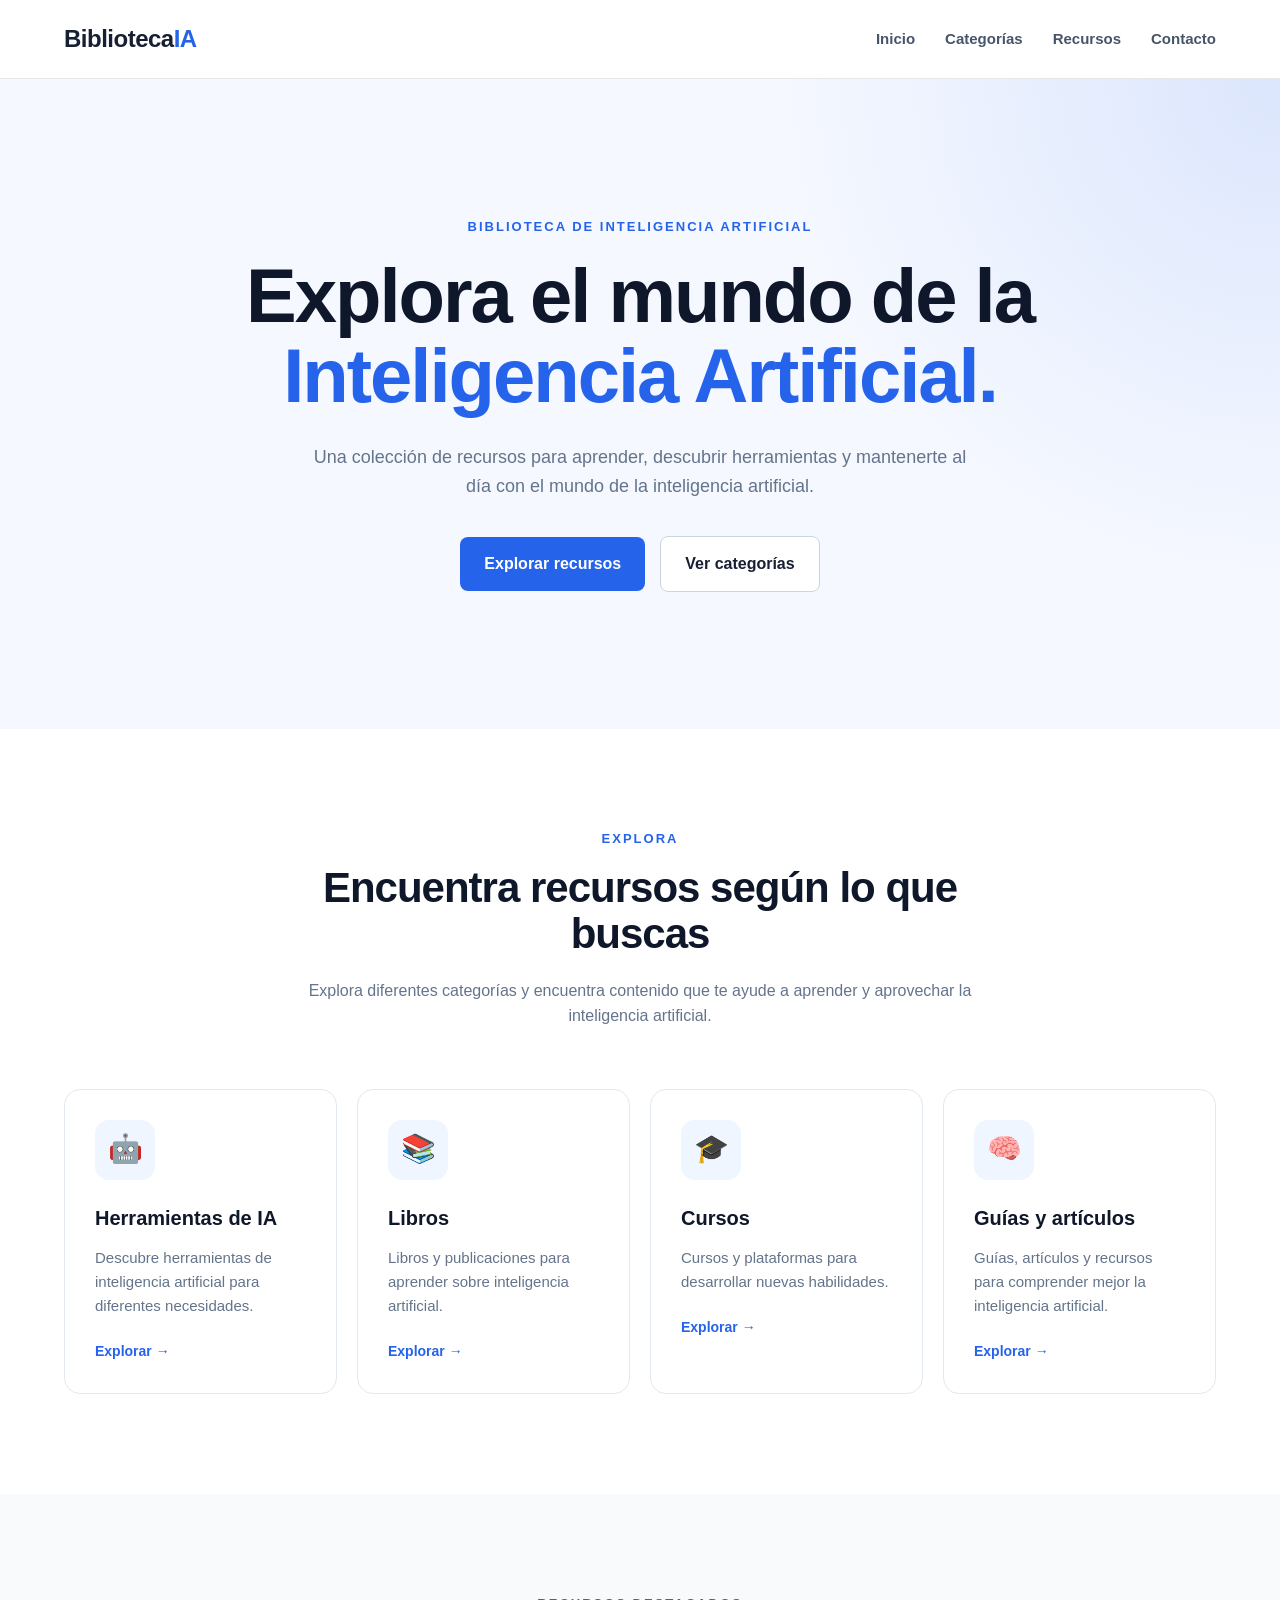
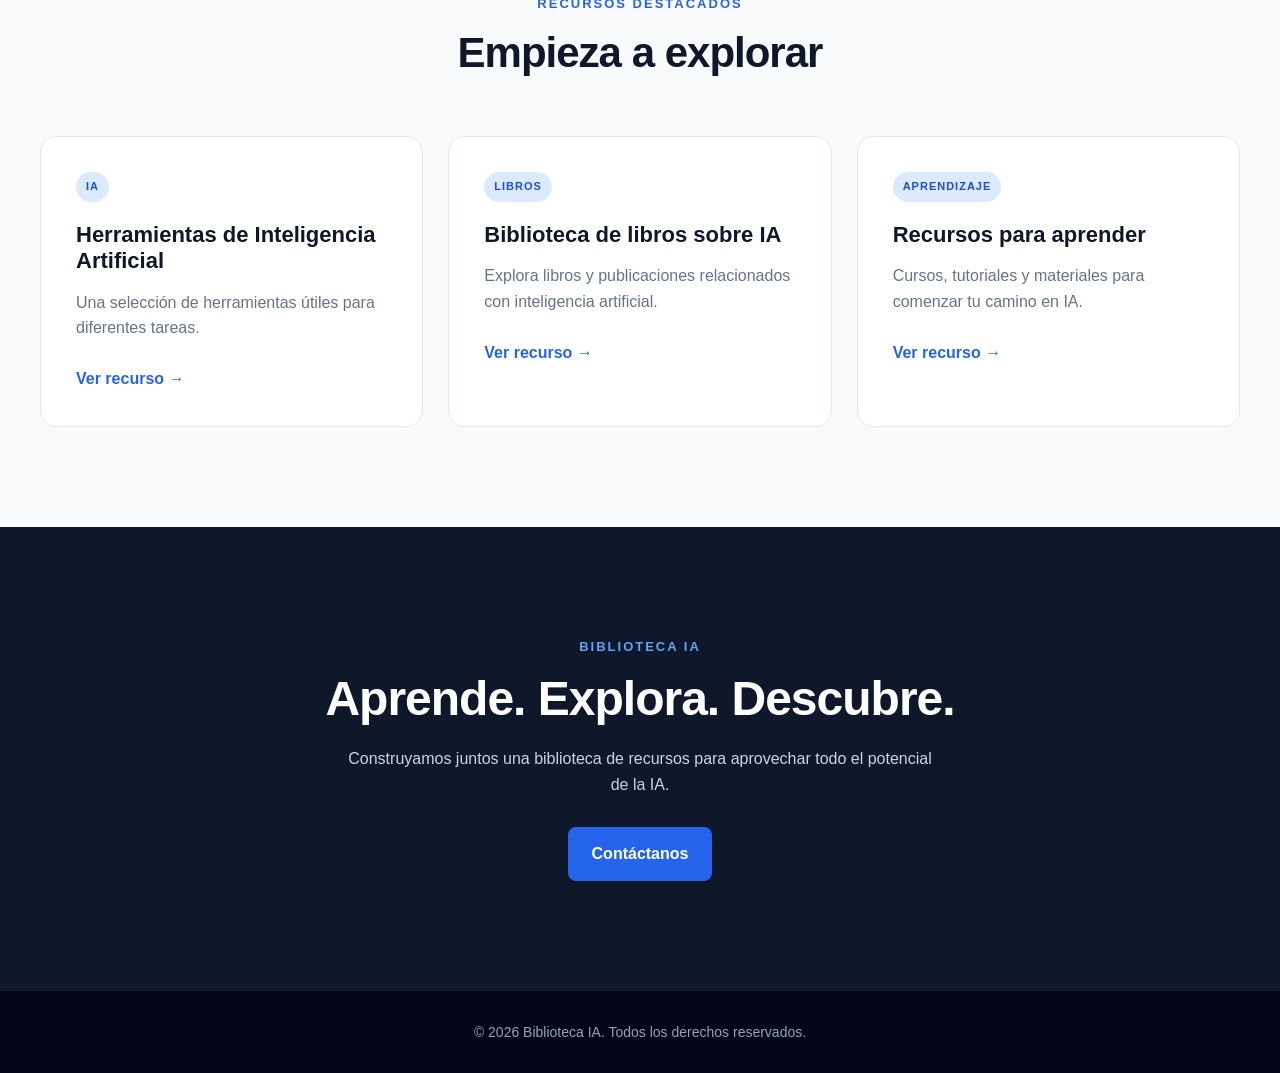
<file: index.html>
<!DOCTYPE html>
<html lang="es">

<head>
    <meta charset="UTF-8">

    <meta name="viewport" content="width=device-width, initial-scale=1.0">

    <meta
        name="description"
        content="Biblioteca de recursos de Inteligencia Artificial para aprender, explorar y descubrir herramientas."
    >

    <title>Biblioteca IA | Recursos de Inteligencia Artificial</title>

    <link rel="stylesheet" href="css/styles.css">
</head>

<body>

    <!-- HEADER -->
    <header class="header">

        <nav class="navbar">

            <a href="#" class="logo">
                Biblioteca<span>IA</span>
            </a>

            <div class="nav-links">
                <a href="#inicio">Inicio</a>
                <a href="#categorias">Categorías</a>
                <a href="#recursos">Recursos</a>
                <a href="#contacto">Contacto</a>
            </div>

        </nav>

    </header>


    <!-- CONTENIDO PRINCIPAL -->
    <main>

        <!-- HERO -->
        <section id="inicio" class="hero">

            <div class="hero-content">

                <p class="hero-subtitle">
                    BIBLIOTECA DE INTELIGENCIA ARTIFICIAL
                </p>

                <h1>
                    Explora el mundo de la
                    <span>Inteligencia Artificial.</span>
                </h1>

                <p class="hero-description">
                    Una colección de recursos para aprender,
                    descubrir herramientas y mantenerte al día
                    con el mundo de la inteligencia artificial.
                </p>

                <div class="hero-buttons">

                    <a href="#recursos" class="btn btn-primary">
                        Explorar recursos
                    </a>

                    <a href="#categorias" class="btn btn-secondary">
                        Ver categorías
                    </a>

                </div>

            </div>

        </section>


        <!-- CATEGORÍAS -->
        <section id="categorias" class="categories">

            <div class="section-header">

                <p class="section-subtitle">
                    EXPLORA
                </p>

                <h2>
                    Encuentra recursos según lo que buscas
                </h2>

                <p>
                    Explora diferentes categorías y encuentra
                    contenido que te ayude a aprender y aprovechar
                    la inteligencia artificial.
                </p>

            </div>


            <div class="categories-grid">

                <article class="category-card">

                    <div class="category-icon">
                        🤖
                    </div>

                    <h3>
                        Herramientas de IA
                    </h3>

                    <p>
                        Descubre herramientas de inteligencia
                        artificial para diferentes necesidades.
                    </p>

                    <a href="herramientas.html">
                        Explorar →
                    </a>

                </article>


                <article class="category-card">

                    <div class="category-icon">
                        📚
                    </div>

                    <h3>
                        Libros
                    </h3>

                    <p>
                        Libros y publicaciones para aprender
                        sobre inteligencia artificial.
                    </p>

                    <a href="libros.html">
                        Explorar →
                    </a>

                </article>


                <article class="category-card">

                    <div class="category-icon">
                        🎓
                    </div>

                    <h3>
                        Cursos
                    </h3>

                    <p>
                        Cursos y plataformas para desarrollar
                        nuevas habilidades.
                    </p>

                    <a href="cursos.html">
                        Explorar →
                    </a>

                </article>


                <article class="category-card">

                    <div class="category-icon">
                        🧠
                    </div>

                    <h3>
                        Guías y artículos
                    </h3>

                    <p>
                        Guías, artículos y recursos para comprender
                        mejor la inteligencia artificial.
                    </p>

                    <a href="guias.html">
                        Explorar →
                    </a>

                </article>

            </div>

        </section>


        <!-- RECURSOS -->
        <section id="recursos" class="resources">

            <div class="section-header">

                <p class="section-subtitle">
                    RECURSOS DESTACADOS
                </p>

                <h2>
                    Empieza a explorar
                </h2>

            </div>


            <div class="resources-grid">

                <article class="resource-card">

                    <span class="resource-tag">
                        IA
                    </span>

                    <h3>
                        Herramientas de Inteligencia Artificial
                    </h3>

                    <p>
                        Una selección de herramientas útiles
                        para diferentes tareas.
                    </p>

                    <a href="herramientas.html">
                        Ver recurso →
                    </a>

                </article>


                <article class="resource-card">

                    <span class="resource-tag">
                        LIBROS
                    </span>

                    <h3>
                        Biblioteca de libros sobre IA
                    </h3>

                    <p>
                        Explora libros y publicaciones relacionados
                        con inteligencia artificial.
                    </p>

                    <a href="libros.html">
                        Ver recurso →
                    </a>

                </article>


                <article class="resource-card">

                    <span class="resource-tag">
                        APRENDIZAJE
                    </span>

                    <h3>
                        Recursos para aprender
                    </h3>

                    <p>
                        Cursos, tutoriales y materiales para
                        comenzar tu camino en IA.
                    </p>

                    <a href="cursos.html">
                        Ver recurso →
                    </a>

                </article>

            </div>

        </section>


        <!-- CTA -->
        <section id="contacto" class="cta">

            <div>

                <p class="section-subtitle">
                    BIBLIOTECA IA
                </p>

                <h2>
                    Aprende. Explora. Descubre.
                </h2>

                <p>
                    Construyamos juntos una biblioteca de recursos
                    para aprovechar todo el potencial de la IA.
                </p>

                <a href="mailto:contacto@biblioteca-ia.com"
                   class="btn btn-primary">
                    Contáctanos
                </a>

            </div>

        </section>

    </main>


    <!-- FOOTER -->
    <footer class="footer">

        <p>
            © 2026 Biblioteca IA. Todos los derechos reservados.
        </p>

    </footer>

</body>

</html>
</file>
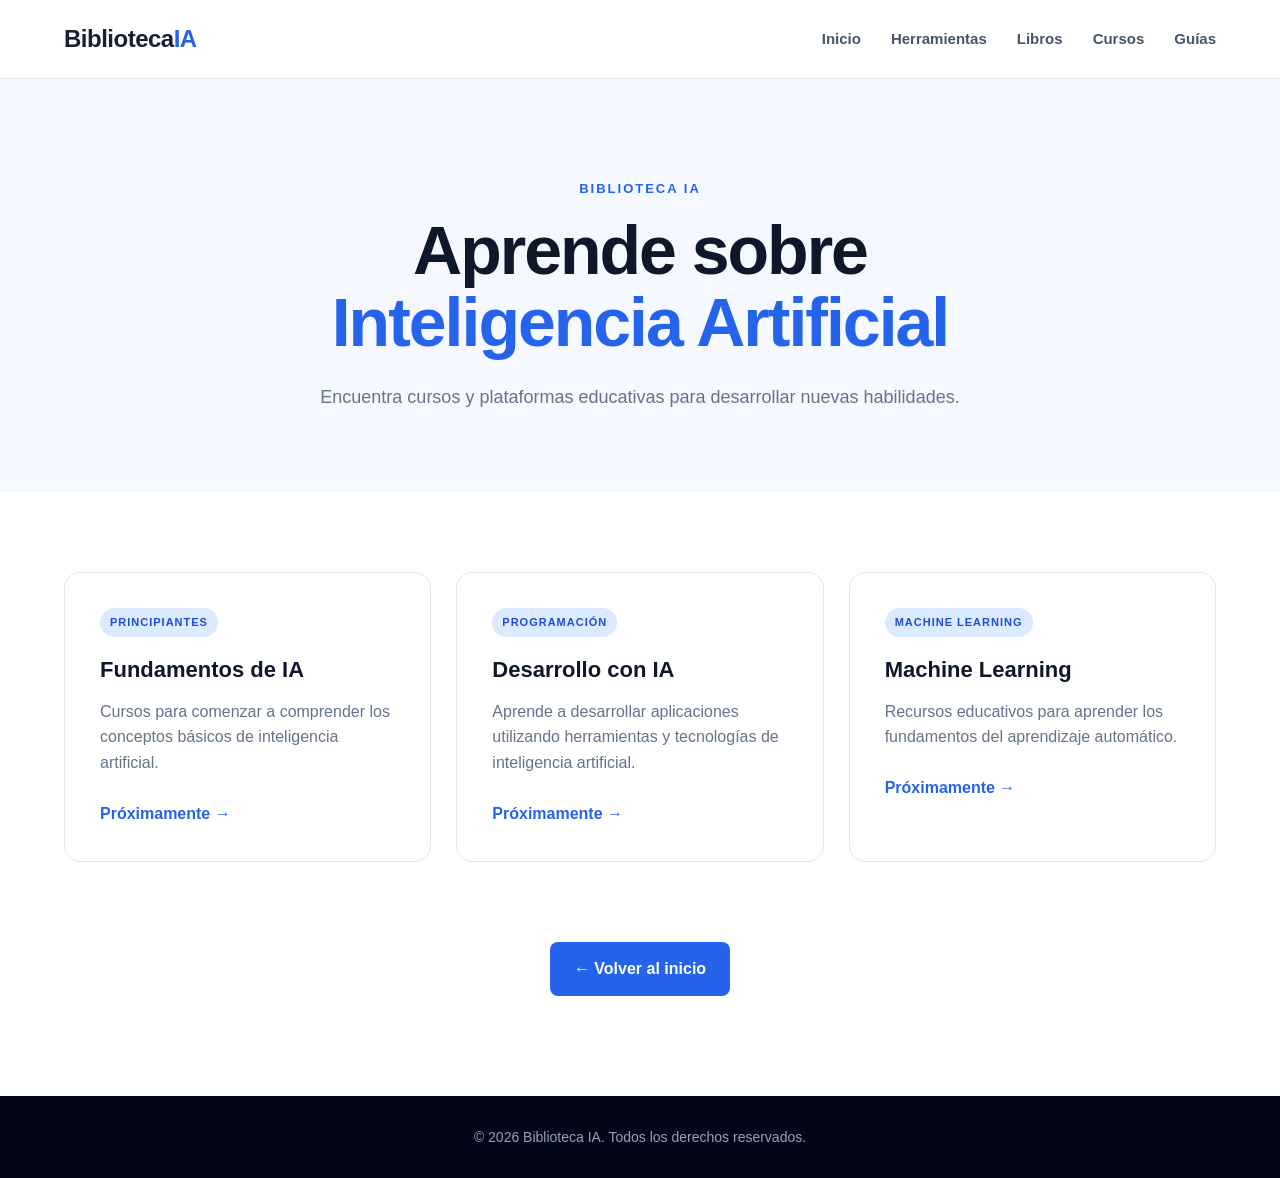
<file: cursos.html>
<!DOCTYPE html>
<html lang="es">

<head>

    <meta charset="UTF-8">

    <meta name="viewport" content="width=device-width, initial-scale=1.0">

    <title>Cursos | Biblioteca IA</title>

    <link rel="stylesheet" href="css/styles.css">

</head>

<body>

    <header class="header">

        <nav class="navbar">

            <a href="index.html" class="logo">
                Biblioteca<span>IA</span>
            </a>

            <div class="nav-links">
                <a href="index.html">Inicio</a>
                <a href="herramientas.html">Herramientas</a>
                <a href="libros.html">Libros</a>
                <a href="cursos.html">Cursos</a>
                <a href="guias.html">Guías</a>
            </div>

        </nav>

    </header>


    <main>

        <section class="category-hero">

            <p class="section-subtitle">
                BIBLIOTECA IA
            </p>

            <h1>
                Aprende sobre
                <span>Inteligencia Artificial</span>
            </h1>

            <p>
                Encuentra cursos y plataformas educativas
                para desarrollar nuevas habilidades.
            </p>

        </section>


        <section class="category-content">

            <article class="resource-card">

                <span class="resource-tag">
                    PRINCIPIANTES
                </span>

                <h2>
                    Fundamentos de IA
                </h2>

                <p>
                    Cursos para comenzar a comprender los conceptos
                    básicos de inteligencia artificial.
                </p>

                <a href="#">
                    Próximamente →
                </a>

            </article>


            <article class="resource-card">

                <span class="resource-tag">
                    PROGRAMACIÓN
                </span>

                <h2>
                    Desarrollo con IA
                </h2>

                <p>
                    Aprende a desarrollar aplicaciones utilizando
                    herramientas y tecnologías de inteligencia artificial.
                </p>

                <a href="#">
                    Próximamente →
                </a>

            </article>


            <article class="resource-card">

                <span class="resource-tag">
                    MACHINE LEARNING
                </span>

                <h2>
                    Machine Learning
                </h2>

                <p>
                    Recursos educativos para aprender los fundamentos
                    del aprendizaje automático.
                </p>

                <a href="#">
                    Próximamente →
                </a>

            </article>

        </section>


        <section class="back-home">

            <a href="index.html" class="btn btn-primary">
                ← Volver al inicio
            </a>

        </section>

    </main>


    <footer class="footer">

        <p>
            © 2026 Biblioteca IA. Todos los derechos reservados.
        </p>

    </footer>

</body>

</html>
</file>
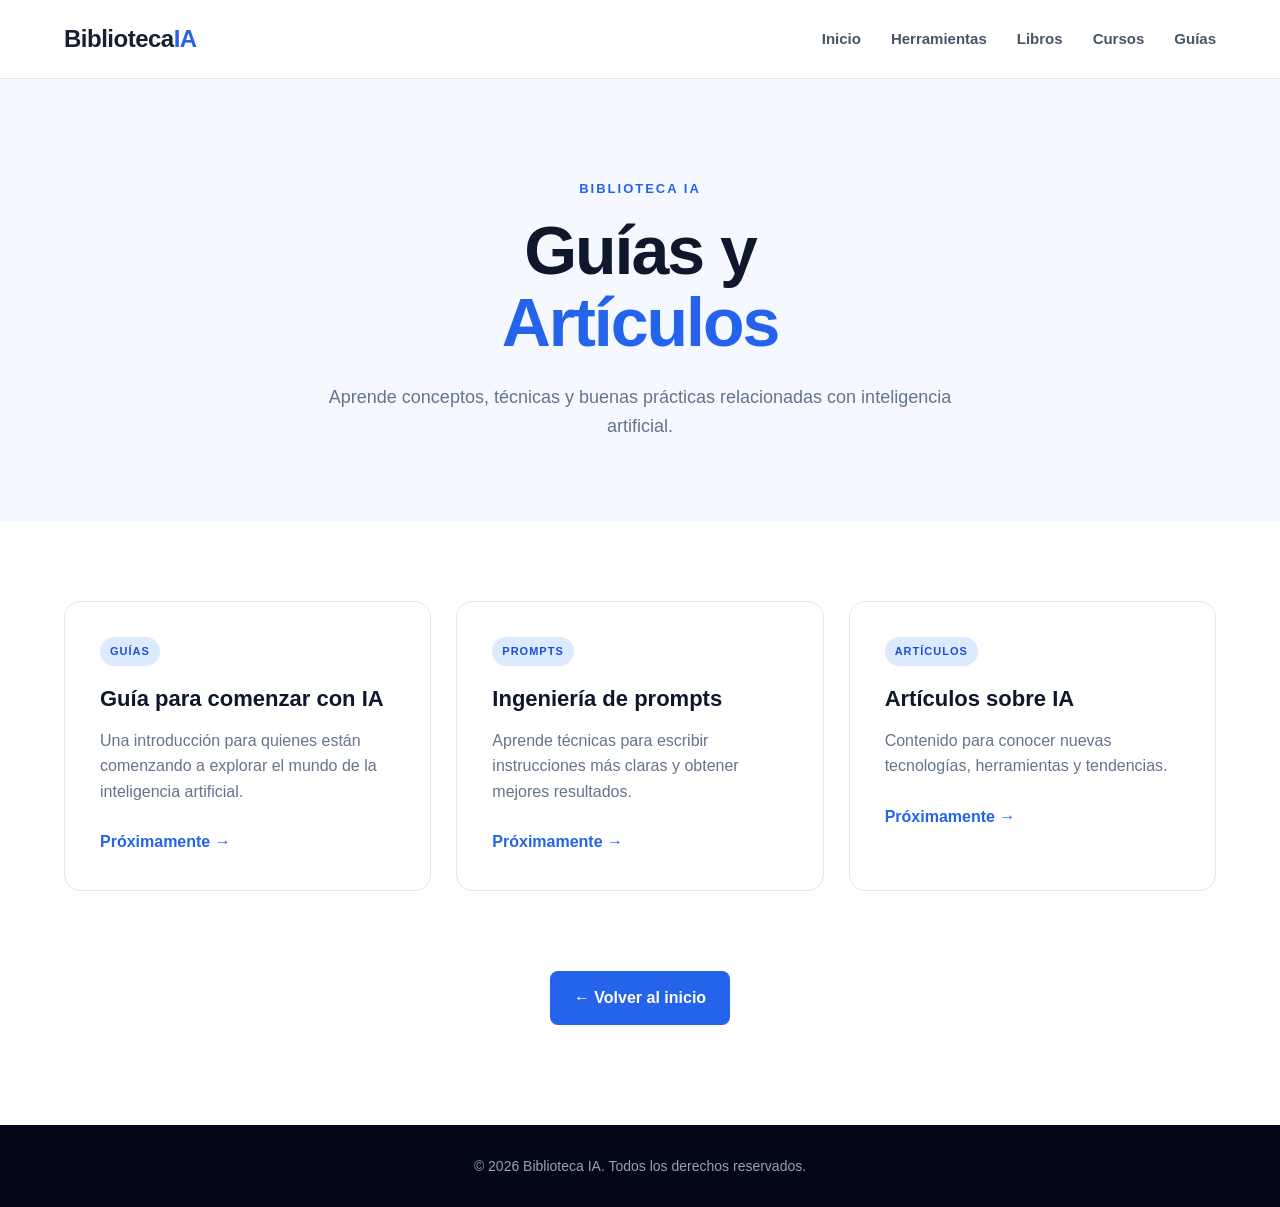
<file: guias.html>
<!DOCTYPE html>
<html lang="es">

<head>

    <meta charset="UTF-8">

    <meta name="viewport" content="width=device-width, initial-scale=1.0">

    <title>Guías | Biblioteca IA</title>

    <link rel="stylesheet" href="css/styles.css">

</head>

<body>

    <header class="header">

        <nav class="navbar">

            <a href="index.html" class="logo">
                Biblioteca<span>IA</span>
            </a>

            <div class="nav-links">
                <a href="index.html">Inicio</a>
                <a href="herramientas.html">Herramientas</a>
                <a href="libros.html">Libros</a>
                <a href="cursos.html">Cursos</a>
                <a href="guias.html">Guías</a>
            </div>

        </nav>

    </header>


    <main>

        <section class="category-hero">

            <p class="section-subtitle">
                BIBLIOTECA IA
            </p>

            <h1>
                Guías y
                <span>Artículos</span>
            </h1>

            <p>
                Aprende conceptos, técnicas y buenas prácticas
                relacionadas con inteligencia artificial.
            </p>

        </section>


        <section class="category-content">

            <article class="resource-card">

                <span class="resource-tag">
                    GUÍAS
                </span>

                <h2>
                    Guía para comenzar con IA
                </h2>

                <p>
                    Una introducción para quienes están comenzando
                    a explorar el mundo de la inteligencia artificial.
                </p>

                <a href="#">
                    Próximamente →
                </a>

            </article>


            <article class="resource-card">

                <span class="resource-tag">
                    PROMPTS
                </span>

                <h2>
                    Ingeniería de prompts
                </h2>

                <p>
                    Aprende técnicas para escribir instrucciones
                    más claras y obtener mejores resultados.
                </p>

                <a href="#">
                    Próximamente →
                </a>

            </article>


            <article class="resource-card">

                <span class="resource-tag">
                    ARTÍCULOS
                </span>

                <h2>
                    Artículos sobre IA
                </h2>

                <p>
                    Contenido para conocer nuevas tecnologías,
                    herramientas y tendencias.
                </p>

                <a href="#">
                    Próximamente →
                </a>

            </article>

        </section>


        <section class="back-home">

            <a href="index.html" class="btn btn-primary">
                ← Volver al inicio
            </a>

        </section>

    </main>


    <footer class="footer">

        <p>
            © 2026 Biblioteca IA. Todos los derechos reservados.
        </p>

    </footer>

</body>

</html>
</file>
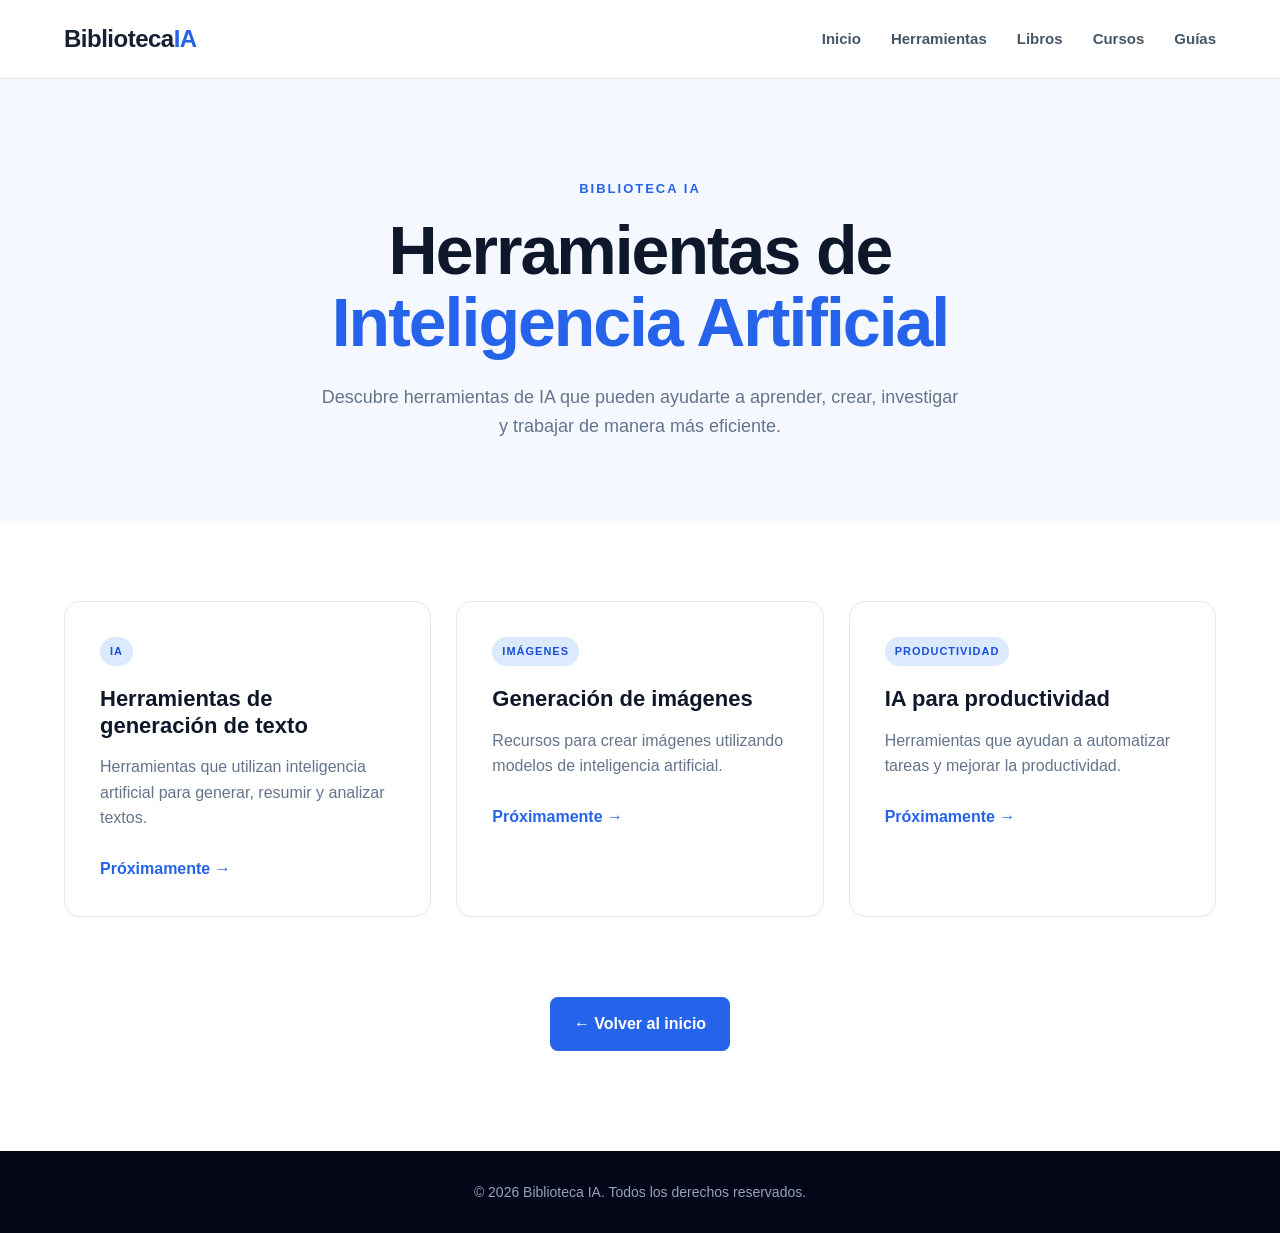
<file: herramientas.html>
<!DOCTYPE html>
<html lang="es">

<head>
    <meta charset="UTF-8">

    <meta name="viewport" content="width=device-width, initial-scale=1.0">

    <meta
        name="description"
        content="Herramientas de Inteligencia Artificial."
    >

    <title>Herramientas de IA | Biblioteca IA</title>

    <link rel="stylesheet" href="css/styles.css">
</head>

<body>

    <header class="header">

        <nav class="navbar">

            <a href="index.html" class="logo">
                Biblioteca<span>IA</span>
            </a>

            <div class="nav-links">
                <a href="index.html">Inicio</a>
                <a href="herramientas.html">Herramientas</a>
                <a href="libros.html">Libros</a>
                <a href="cursos.html">Cursos</a>
                <a href="guias.html">Guías</a>
            </div>

        </nav>

    </header>


    <main>

        <section class="category-hero">

            <p class="section-subtitle">
                BIBLIOTECA IA
            </p>

            <h1>
                Herramientas de
                <span>Inteligencia Artificial</span>
            </h1>

            <p>
                Descubre herramientas de IA que pueden ayudarte
                a aprender, crear, investigar y trabajar de manera
                más eficiente.
            </p>

        </section>


        <section class="category-content">

            <article class="resource-card">

                <span class="resource-tag">
                    IA
                </span>

                <h2>
                    Herramientas de generación de texto
                </h2>

                <p>
                    Herramientas que utilizan inteligencia artificial
                    para generar, resumir y analizar textos.
                </p>

                <a href="#">
                    Próximamente →
                </a>

            </article>


            <article class="resource-card">

                <span class="resource-tag">
                    IMÁGENES
                </span>

                <h2>
                    Generación de imágenes
                </h2>

                <p>
                    Recursos para crear imágenes utilizando
                    modelos de inteligencia artificial.
                </p>

                <a href="#">
                    Próximamente →
                </a>

            </article>


            <article class="resource-card">

                <span class="resource-tag">
                    PRODUCTIVIDAD
                </span>

                <h2>
                    IA para productividad
                </h2>

                <p>
                    Herramientas que ayudan a automatizar tareas
                    y mejorar la productividad.
                </p>

                <a href="#">
                    Próximamente →
                </a>

            </article>

        </section>


        <section class="back-home">

            <a href="index.html" class="btn btn-primary">
                ← Volver al inicio
            </a>

        </section>

    </main>


    <footer class="footer">

        <p>
            © 2026 Biblioteca IA. Todos los derechos reservados.
        </p>

    </footer>

</body>

</html>
</file>
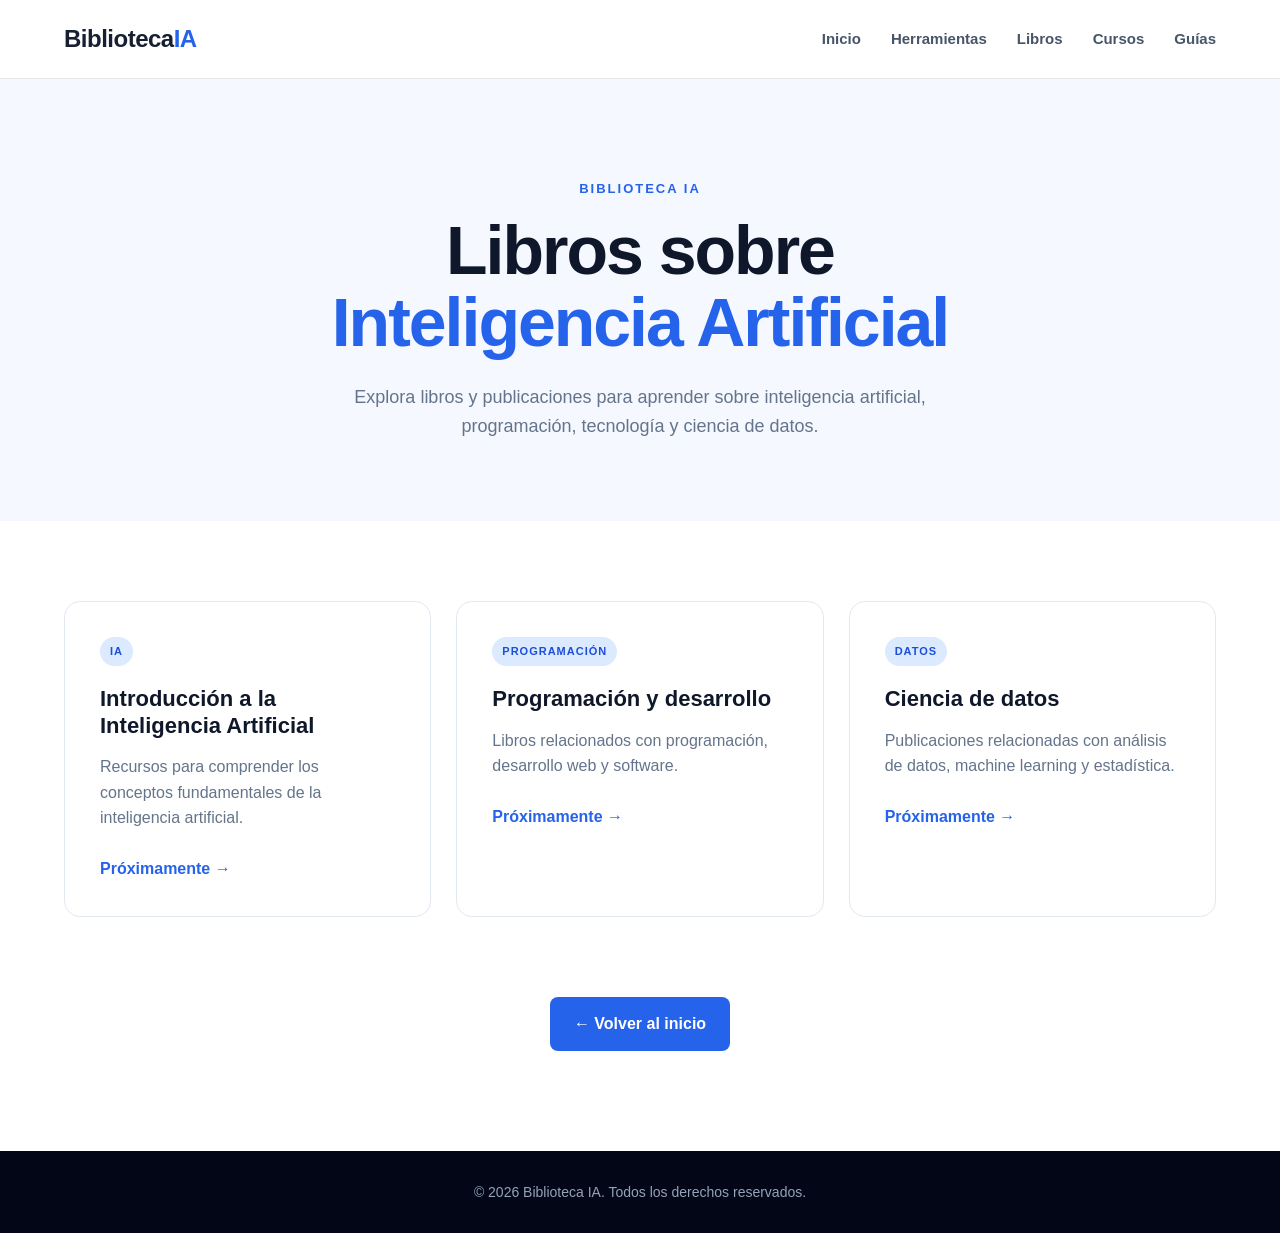
<file: libros.html>
<!DOCTYPE html>
<html lang="es">

<head>

    <meta charset="UTF-8">

    <meta name="viewport" content="width=device-width, initial-scale=1.0">

    <meta
        name="description"
        content="Libros sobre Inteligencia Artificial."
    >

    <title>Libros | Biblioteca IA</title>

    <link rel="stylesheet" href="css/styles.css">

</head>

<body>

    <header class="header">

        <nav class="navbar">

            <a href="index.html" class="logo">
                Biblioteca<span>IA</span>
            </a>

            <div class="nav-links">
                <a href="index.html">Inicio</a>
                <a href="herramientas.html">Herramientas</a>
                <a href="libros.html">Libros</a>
                <a href="cursos.html">Cursos</a>
                <a href="guias.html">Guías</a>
            </div>

        </nav>

    </header>


    <main>

        <section class="category-hero">

            <p class="section-subtitle">
                BIBLIOTECA IA
            </p>

            <h1>
                Libros sobre
                <span>Inteligencia Artificial</span>
            </h1>

            <p>
                Explora libros y publicaciones para aprender
                sobre inteligencia artificial, programación,
                tecnología y ciencia de datos.
            </p>

        </section>


        <section class="category-content">

            <article class="resource-card">

                <span class="resource-tag">
                    IA
                </span>

                <h2>
                    Introducción a la Inteligencia Artificial
                </h2>

                <p>
                    Recursos para comprender los conceptos
                    fundamentales de la inteligencia artificial.
                </p>

                <a href="#">
                    Próximamente →
                </a>

            </article>


            <article class="resource-card">

                <span class="resource-tag">
                    PROGRAMACIÓN
                </span>

                <h2>
                    Programación y desarrollo
                </h2>

                <p>
                    Libros relacionados con programación,
                    desarrollo web y software.
                </p>

                <a href="#">
                    Próximamente →
                </a>

            </article>


            <article class="resource-card">

                <span class="resource-tag">
                    DATOS
                </span>

                <h2>
                    Ciencia de datos
                </h2>

                <p>
                    Publicaciones relacionadas con análisis de datos,
                    machine learning y estadística.
                </p>

                <a href="#">
                    Próximamente →
                </a>

            </article>

        </section>


        <section class="back-home">

            <a href="index.html" class="btn btn-primary">
                ← Volver al inicio
            </a>

        </section>

    </main>


    <footer class="footer">

        <p>
            © 2026 Biblioteca IA. Todos los derechos reservados.
        </p>

    </footer>

</body>

</html>
</file>
<file: css/styles.css>
/* ========================================
   CONFIGURACIÓN GENERAL
======================================== */

* {
    margin: 0;
    padding: 0;
    box-sizing: border-box;
}

html {
    scroll-behavior: smooth;
}

body {
    font-family: Arial, Helvetica, sans-serif;
    line-height: 1.6;
    color: #172033;
    background-color: #ffffff;
}

a {
    text-decoration: none;
    color: inherit;
}

img {
    max-width: 100%;
    display: block;
}


/* ========================================
   HEADER / NAVEGACIÓN
======================================== */

.header {
    width: 100%;
    background-color: #ffffff;
    border-bottom: 1px solid #e5e7eb;
    position: sticky;
    top: 0;
    z-index: 1000;
}

.navbar {
    max-width: 1200px;
    margin: 0 auto;
    padding: 20px 24px;

    display: flex;
    justify-content: space-between;
    align-items: center;
}

.logo {
    font-size: 24px;
    font-weight: 800;
    letter-spacing: -0.5px;
}

.logo span {
    color: #2563eb;
}

.nav-links {
    display: flex;
    align-items: center;
    gap: 30px;
}

.nav-links a {
    font-size: 15px;
    font-weight: 600;
    color: #475569;
    transition: color 0.2s ease;
}

.nav-links a:hover {
    color: #2563eb;
}


/* ========================================
   HERO
======================================== */

.hero {
    min-height: 650px;
    padding: 100px 24px;

    display: flex;
    align-items: center;
    justify-content: center;

    background:
        radial-gradient(
            circle at top right,
            rgba(37, 99, 235, 0.12),
            transparent 35%
        ),
        #f5f8ff;
}

.hero-content {
    max-width: 900px;
    margin: 0 auto;
    text-align: center;
}

.hero-subtitle {
    color: #2563eb;
    font-size: 13px;
    font-weight: 800;
    letter-spacing: 2px;
    margin-bottom: 18px;
}

.hero h1 {
    font-size: clamp(42px, 7vw, 76px);
    line-height: 1.05;
    letter-spacing: -2px;
    margin-bottom: 28px;
    color: #0f172a;
}

.hero h1 span {
    display: block;
    color: #2563eb;
}

.hero-description {
    max-width: 680px;
    margin: 0 auto;
    color: #64748b;
    font-size: 18px;
}

.hero-buttons {
    margin-top: 35px;

    display: flex;
    justify-content: center;
    align-items: center;
    gap: 15px;
    flex-wrap: wrap;
}


/* ========================================
   BOTONES
======================================== */

.btn {
    display: inline-block;
    padding: 14px 24px;
    border-radius: 8px;
    font-weight: 700;

    transition:
        transform 0.2s ease,
        background-color 0.2s ease,
        border-color 0.2s ease;
}

.btn:hover {
    transform: translateY(-2px);
}

.btn-primary {
    background-color: #2563eb;
    color: #ffffff;
}

.btn-primary:hover {
    background-color: #1d4ed8;
}

.btn-secondary {
    background-color: #ffffff;
    color: #172033;
    border: 1px solid #cbd5e1;
}

.btn-secondary:hover {
    background-color: #f8fafc;
    border-color: #94a3b8;
}


/* ========================================
   SECCIONES GENERALES
======================================== */

.categories,
.resources {
    max-width: 1200px;
    margin: 0 auto;
    padding: 100px 24px;
}

.section-header {
    max-width: 700px;
    margin: 0 auto 60px;
    text-align: center;
}

.section-subtitle {
    color: #2563eb;
    font-size: 13px;
    font-weight: 800;
    letter-spacing: 2px;
    margin-bottom: 15px;
}

.section-header h2 {
    font-size: 42px;
    line-height: 1.1;
    letter-spacing: -1px;
    margin-bottom: 20px;
    color: #0f172a;
}

.section-header > p:last-child {
    color: #64748b;
}


/* ========================================
   CATEGORÍAS
======================================== */

.categories {
    background-color: #ffffff;
}

.categories-grid {
    display: grid;
    grid-template-columns: repeat(4, 1fr);
    gap: 20px;
}

.category-card {
    padding: 30px;
    border: 1px solid #e2e8f0;
    border-radius: 16px;
    background-color: #ffffff;

    transition:
        transform 0.2s ease,
        box-shadow 0.2s ease,
        border-color 0.2s ease;
}

.category-card:hover {
    transform: translateY(-6px);
    border-color: #bfdbfe;
    box-shadow: 0 15px 40px rgba(15, 23, 42, 0.08);
}

.category-icon {
    width: 60px;
    height: 60px;

    display: flex;
    align-items: center;
    justify-content: center;

    margin-bottom: 22px;

    border-radius: 14px;
    background-color: #eff6ff;

    font-size: 28px;
}

.category-card h3 {
    font-size: 20px;
    margin-bottom: 12px;
    color: #0f172a;
}

.category-card p {
    color: #64748b;
    font-size: 15px;
    margin-bottom: 20px;
}

.category-card a {
    color: #2563eb;
    font-weight: 700;
    font-size: 14px;
}

.category-card a:hover {
    color: #1d4ed8;
}


/* ========================================
   RECURSOS
======================================== */

.resources {
    max-width: none;
    background-color: #f8fafc;
}

.resources .section-header {
    max-width: 1200px;
}

.resources-grid {
    max-width: 1200px;
    margin: 0 auto;

    display: grid;
    grid-template-columns: repeat(3, 1fr);
    gap: 25px;
}

.resource-card {
    padding: 35px;

    background-color: #ffffff;
    border: 1px solid #e2e8f0;
    border-radius: 16px;

    transition:
        transform 0.2s ease,
        box-shadow 0.2s ease;
}

.resource-card:hover {
    transform: translateY(-5px);
    box-shadow: 0 15px 40px rgba(15, 23, 42, 0.08);
}

.resource-tag {
    display: inline-block;

    margin-bottom: 20px;
    padding: 6px 10px;

    border-radius: 999px;

    background-color: #dbeafe;
    color: #1d4ed8;

    font-size: 11px;
    font-weight: 800;
    letter-spacing: 1px;
}

.resource-card h3 {
    font-size: 22px;
    line-height: 1.2;
    margin-bottom: 15px;
    color: #0f172a;
}

.resource-card p {
    color: #64748b;
    margin-bottom: 25px;
}

.resource-card a {
    color: #2563eb;
    font-weight: 700;
}

.resource-card a:hover {
    color: #1d4ed8;
}


/* ========================================
   CTA / CONTACTO
======================================== */

.cta {
    padding: 110px 24px;
    background-color: #0f172a;
    color: #ffffff;
    text-align: center;
}

.cta > div {
    max-width: 800px;
    margin: 0 auto;
}

.cta .section-subtitle {
    color: #60a5fa;
}

.cta h2 {
    font-size: 48px;
    line-height: 1.1;
    letter-spacing: -1px;
    margin-bottom: 20px;
}

.cta p:not(.section-subtitle) {
    max-width: 600px;
    margin: 0 auto 30px;
    color: #cbd5e1;
}


/* ========================================
   FOOTER
======================================== */

.footer {
    padding: 30px 24px;

    background-color: #020617;
    color: #94a3b8;

    text-align: center;
    font-size: 14px;
}


/* ========================================
   RESPONSIVE - TABLET
======================================== */

@media (max-width: 1000px) {

    .categories-grid {
        grid-template-columns: repeat(2, 1fr);
    }

    .resources-grid {
        grid-template-columns: repeat(2, 1fr);
    }

}


/* ========================================
   RESPONSIVE - CELULAR
======================================== */

@media (max-width: 768px) {

    .navbar {
        padding: 18px 20px;
    }

    .nav-links {
        display: none;
    }

    .hero {
        min-height: 580px;
        padding: 80px 20px;
    }

    .hero h1 {
        font-size: 45px;
        letter-spacing: -1.5px;
    }

    .hero-description {
        font-size: 16px;
    }

    .categories,
    .resources {
        padding: 75px 20px;
    }

    .section-header {
        margin-bottom: 40px;
    }

    .section-header h2 {
        font-size: 34px;
    }

    .categories-grid,
    .resources-grid {
        grid-template-columns: 1fr;
    }

    .category-card,
    .resource-card {
        padding: 28px;
    }

    .cta {
        padding: 80px 20px;
    }

    .cta h2 {
        font-size: 36px;
    }

}


/* ========================================
   RESPONSIVE - CELULAR PEQUEÑO
======================================== */

@media (max-width: 480px) {

    .logo {
        font-size: 21px;
    }

    .hero h1 {
        font-size: 38px;
    }

    .hero-buttons {
        flex-direction: column;
        width: 100%;
    }

    .hero-buttons .btn {
        width: 100%;
        text-align: center;
    }

}


/* ========================================
   PÁGINAS DE CATEGORÍAS
======================================== */

.category-hero {
    padding: 100px 24px 80px;
    text-align: center;
    background-color: #f5f8ff;
}

.category-hero h1 {
    max-width: 900px;
    margin: 0 auto 25px;

    font-size: clamp(42px, 6vw, 68px);
    line-height: 1.05;
    letter-spacing: -2px;

    color: #0f172a;
}

.category-hero h1 span {
    display: block;
    color: #2563eb;
}

.category-hero > p:last-child {
    max-width: 650px;
    margin: 0 auto;

    color: #64748b;
    font-size: 18px;
}

.category-content {
    max-width: 1200px;
    margin: 0 auto;
    padding: 80px 24px;

    display: grid;
    grid-template-columns: repeat(3, 1fr);
    gap: 25px;
}

.category-content .resource-card h2 {
    font-size: 22px;
    line-height: 1.2;
    margin-bottom: 15px;
    color: #0f172a;
}

.back-home {
    padding: 0 24px 100px;
    text-align: center;
}


/* ========================================
   RESPONSIVE - PÁGINAS DE CATEGORÍAS
======================================== */

@media (max-width: 768px) {

    .category-hero {
        padding: 75px 20px 60px;
    }

    .category-hero h1 {
        font-size: 42px;
    }

    .category-hero > p:last-child {
        font-size: 16px;
    }

    .category-content {
        grid-template-columns: 1fr;
        padding: 60px 20px;
    }

}
</file>
